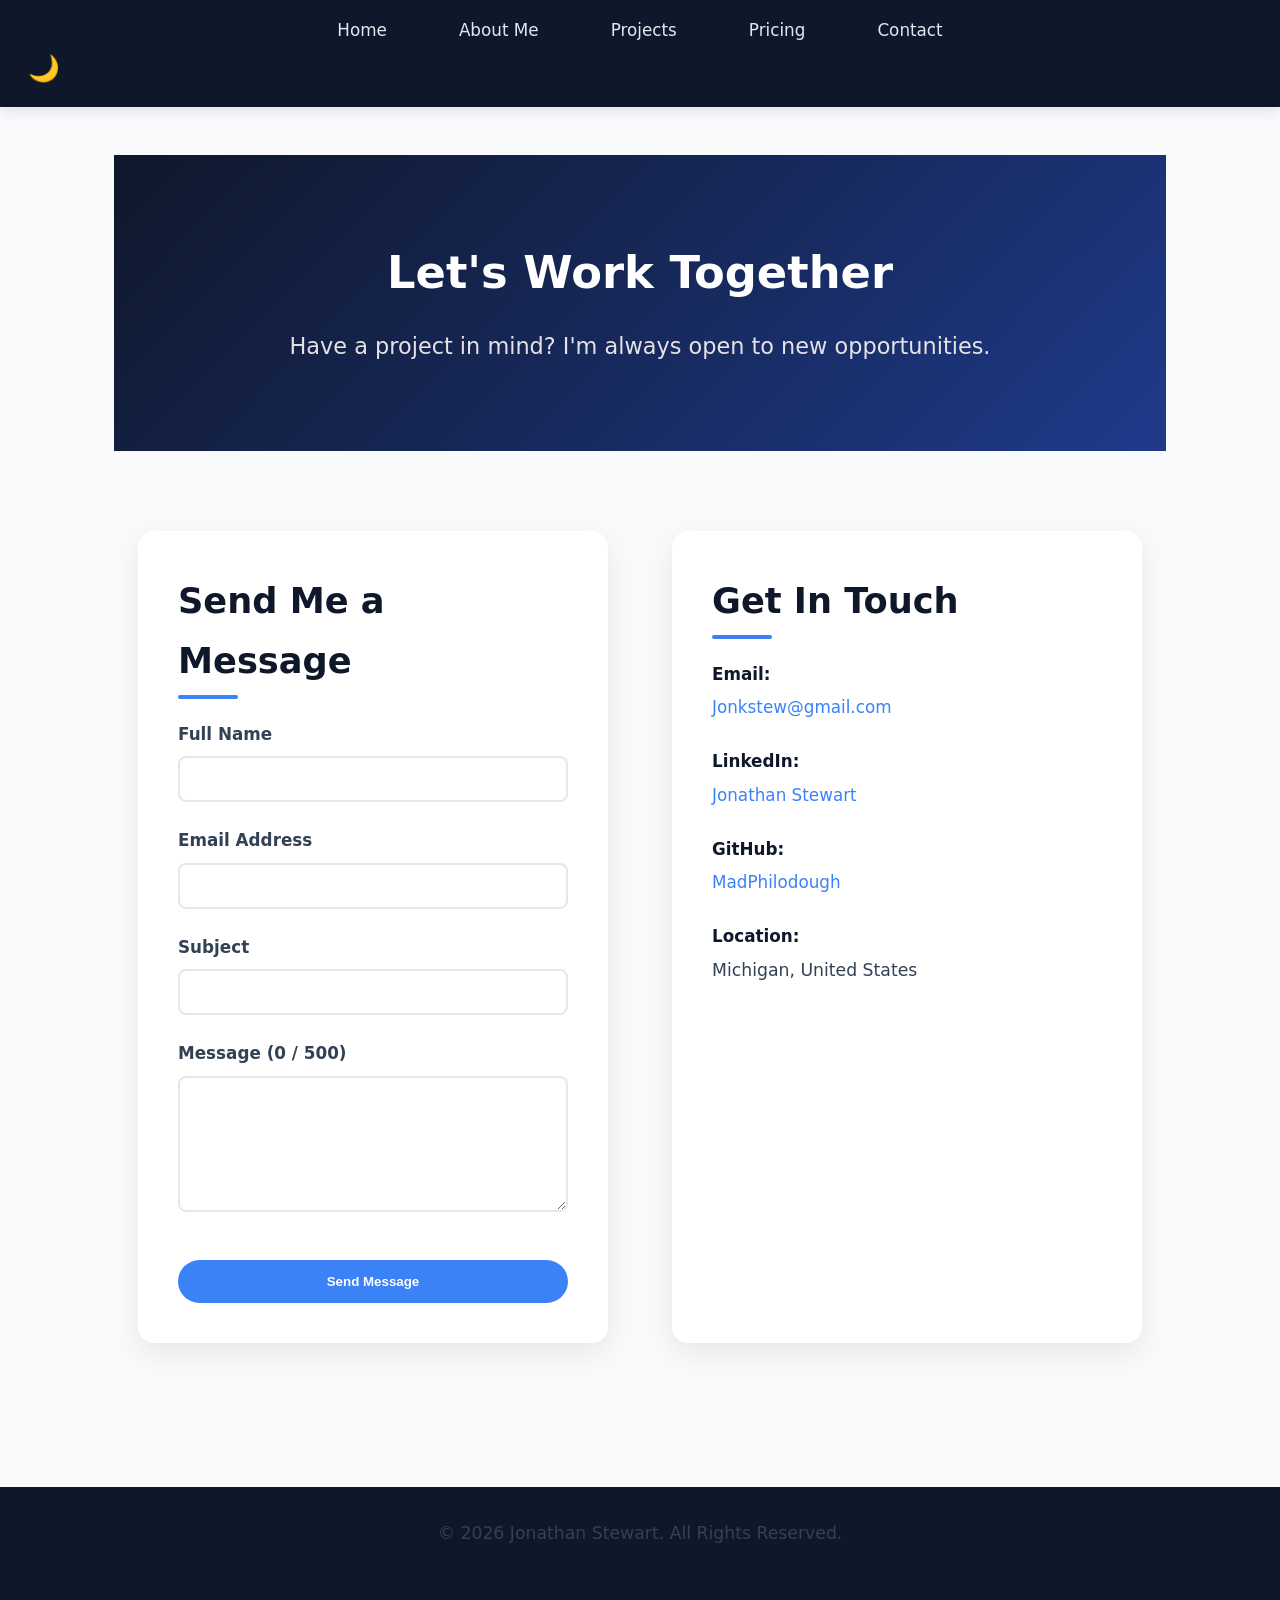
<file: contact.html>
<!DOCTYPE html>
<html lang="en">
<head>
    <meta charset="UTF-8">
    <meta name="viewport" content="width=device-width, initial-scale=1.0">
    <meta name="description" content="Get in touch with Jonathan Stewart - Junior Web Developer">
    <title>Contact | Jonathan Stewart</title>
    
    <link rel="stylesheet" href="Personal Page.css">
</head>
<body>
    <header>
        <nav class="navbar">
            <ul>
                <li><a href="Practice-index.html">Home</a></li>
                <li><a href="about.html">About Me</a></li>
                <li><a href="projects.html">Projects</a></li>
                <li><a href="pricing.html">Pricing</a></li>
                <li><a href="contact.html" class="active">Contact</a></li>
            </ul>
            
            <!-- Dark Mode Toggle -->
            <button id="themeToggle" class="theme-toggle" aria-label="Toggle Dark Mode">
                🌙
            </button>
        </nav>
    </header>

    <main>
        <section class="contact-hero">
            <h1>Let's Work Together</h1>
            <p class="subtitle">Have a project in mind? I'm always open to new opportunities.</p>
        </section>

        <div class="contact-container">
            <div class="contact-form">
                <h2>Send Me a Message</h2>
                <form id="contactForm" action="https://formspree.io/f/meenpany" method="POST">
                    <div class="form-group">
                        <label for="name">Full Name</label>
                        <input type="text" id="name" name="name" required>
                        <span class="error"></span>
                    </div>
                    
                    <div class="form-group">
                        <label for="email">Email Address</label>
                        <input type="email" id="email" name="email" required>
                        <span class="error"></span>
                    </div>
                    
                    <div class="form-group">
                        <label for="subject">Subject</label>
                        <input type="text" id="subject" name="subject" required>
                        <span class="error"></span>
                    </div>
                    
                    <div class="form-group">
                        <label for="message">Message 
                            <span id="charCount" class="char-count">(0 / 500)</span>
                        </label>
                        <textarea id="message" name="message" rows="6" maxlength="500" required></textarea>
                        <span class="error"></span>
                    </div>
                    
                    <button type="submit" class="btn btn-primary" id="submitBtn">Send Message</button>
                </form>
            </div>

            <div class="contact-info">
                <h2>Get In Touch</h2>
                <div class="info-item">
                    <strong>Email:</strong>
                    <a href="mailto:Jonkstew@gmail.com">Jonkstew@gmail.com</a>
                </div>
                <div class="info-item">
                    <strong>LinkedIn:</strong>
                    <a href="https://www.linkedin.com/in/jonathan-stewart-05153027b/" target="_blank" rel="noopener noreferrer">Jonathan Stewart</a>
                </div>
                <div class="info-item">
                    <strong>GitHub:</strong>
                    <a href="https://github.com/MadPhilodough" target="_blank" rel="noopener noreferrer">MadPhilodough</a>
                </div>
                <div class="info-item">
                    <strong>Location:</strong>
                    <p>Michigan, United States</p>
                </div>
            </div>
        </div>
    </main>

    <footer>
        <p>&copy; 2026 Jonathan Stewart. All Rights Reserved.</p>
    </footer>

    <script>
        // === DARK MODE LOGIC ===
        const themeToggle = document.getElementById('themeToggle');
        
        function setTheme(isDark) {
            if (isDark) {
                document.documentElement.classList.add('dark');
                themeToggle.textContent = '☀️';
                localStorage.setItem('theme', 'dark');
            } else {
                document.documentElement.classList.remove('dark');
                themeToggle.textContent = '🌙';
                localStorage.setItem('theme', 'light');
            }
        }

        // Load saved preference or respect system preference
        function initTheme() {
            const savedTheme = localStorage.getItem('theme');
            if (savedTheme) {
                setTheme(savedTheme === 'dark');
            } else if (window.matchMedia('(prefers-color-scheme: dark)').matches) {
                setTheme(true);
            }
        }

        themeToggle.addEventListener('click', () => {
            setTheme(!document.documentElement.classList.contains('dark'));
        });

        // Initialize theme on page load
        initTheme();

        // === FORM LOGIC (unchanged) ===
        const form = document.getElementById('contactForm');
        const messageInput = document.getElementById('message');
        const charCount = document.getElementById('charCount');
        const submitBtn = document.getElementById('submitBtn');

        messageInput.addEventListener('input', () => {
            charCount.textContent = `(${messageInput.value.length} / 500)`;
        });

        function showError(input, message) {
            const formGroup = input.parentElement;
            const errorSpan = formGroup.querySelector('.error');
            errorSpan.textContent = message;
            input.style.borderColor = '#ef4444';
        }

        function clearError(input) {
            const formGroup = input.parentElement;
            const errorSpan = formGroup.querySelector('.error');
            errorSpan.textContent = '';
            input.style.borderColor = '';
        }

        function isValidEmail(email) {
            return /^[^\s@]+@[^\s@]+\.[^\s@]+$/.test(email);
        }

        form.querySelectorAll('input, textarea').forEach(input => {
            input.addEventListener('blur', () => {
                if (input.value.trim() === '') {
                    showError(input, 'This field is required');
                } else if (input.id === 'email' && !isValidEmail(input.value)) {
                    showError(input, 'Please enter a valid email');
                } else if (input.id === 'message' && input.value.trim().length < 20) {
                    showError(input, 'Message must be at least 20 characters');
                } else {
                    clearError(input);
                }
            });
        });

        form.addEventListener('submit', function(e) {
            let isValid = true;
            form.querySelectorAll('input, textarea').forEach(input => {
                if (input.value.trim() === '') {
                    showError(input, 'This field is required');
                    isValid = false;
                } else if (input.id === 'email' && !isValidEmail(input.value)) {
                    showError(input, 'Please enter a valid email');
                    isValid = false;
                } else if (input.id === 'message' && input.value.trim().length < 20) {
                    showError(input, 'Message must be at least 20 characters');
                    isValid = false;
                }
            });

            if (isValid) {
                submitBtn.textContent = 'Sending...';
                submitBtn.disabled = true;
            }
        });
    </script>
</body>
</html>
</file>
<file: Personal Page.css>
/* ============== RESET & BASE ============== */
* {
    margin: 0;
    padding: 0;
    box-sizing: border-box;
}

body {
    font-family: 'Segoe UI', system-ui, -apple-system, sans-serif;
    background-color: #f8fafc;
    color: #1e2937;
    line-height: 1.7;
    font-size: 1.05rem;
}

/* ============== NAVBAR ============== */
.navbar {
    background-color: #0f172a;
    box-shadow: 0 4px 15px rgba(15, 23, 42, 0.1);
    position: sticky;
    top: 0;
    z-index: 1000;
    padding: 1rem 0;
}

.navbar ul {
    display: flex;
    justify-content: center;
    gap: 2.5rem;
    list-style: none;
    max-width: 1200px;
    margin: 0 auto;
    padding: 0 1rem;
}

.navbar a {
    color: #e2e8f0;
    text-decoration: none;
    font-weight: 500;
    padding: 0.6rem 1rem;
    border-radius: 8px;
    transition: all 0.3s ease;
}

.navbar a:hover {
    background-color: #1e2937;
    color: white;
    transform: translateY(-2px);
}

/* ============== HERO SECTION ============== */
.hero {
    background: linear-gradient(135deg, #0f172a 0%, #1e3a8a 100%);
    color: white;
    text-align: center;
    padding: 5rem 1rem 4rem;
    display: flex;
    flex-direction: column;
    align-items: center;
    gap: 1.5rem;
}

.profile-img {
    width: 180px;
    height: 180px;
    border-radius: 50%;
    object-fit: cover;
    border: 6px solid rgba(255, 255, 255, 0.2);
    box-shadow: 0 10px 30px rgba(0, 0, 0, 0.3);
    margin-bottom: 1rem;
}

.hero-text h1 {
    font-size: 2.8rem;
    margin-bottom: 0.5rem;
}

.subtitle {
    font-size: 1.4rem;
    opacity: 0.95;
    font-weight: 400;
    color: #f1ecec;
}

/* ============== MAIN CONTENT ============== */
main {
    max-width: 1100px;
    margin: 0 auto;
    padding: 3rem 1.5rem;
}

section {
    margin-bottom: 5rem;
}

h2 {
    font-size: 2.2rem;
    color: #0f172a;
    margin-bottom: 1.5rem;
    position: relative;
    display: inline-block;
}

h2:after {
    content: '';
    position: absolute;
    bottom: -8px;
    left: 0;
    width: 60px;
    height: 4px;
    background: #3b82f6;
    border-radius: 2px;
}

/* Paragraphs */
p {
    color: #334155;
    margin-bottom: 1.4rem;
    font-size: 1.08rem;
}

/* Projects */
.project-list {
    list-style: none;
}

.project-list li {
    margin: 1rem 0;
}

.project-list a {
    color: #1e40af;
    font-weight: 500;
    text-decoration: none;
    transition: all 0.3s ease;
}

.project-list a:hover {
    color: #3b82f6;
    padding-left: 8px;
}

/* ============== SOCIAL BUTTONS ============== */
.social-buttons {
    display: flex;
    flex-wrap: wrap;
    gap: 1.2rem;
    margin-top: 2rem;
}

.social-btn {
    display: inline-flex;
    align-items: center;
    gap: 12px;
    padding: 16px 32px;
    border-radius: 9999px;
    font-weight: 600;
    font-size: 1.05rem;
    text-decoration: none;
    transition: all 0.4s ease;
    box-shadow: 0 6px 20px rgba(0, 0, 0, 0.1);
}

.social-btn svg {
    width: 28px;
    height: 28px;
}

/* LinkedIn */
.linkedin-btn {
    background-color: #0A66C2;
    color: white;
}

.linkedin-btn:hover {
    background-color: #09539e;
    transform: translateY(-5px);
    box-shadow: 0 12px 25px rgba(10, 102, 194, 0.35);
}

/* GitHub */
.github-btn {
    background-color: #181717;
    color: white;
}

.github-btn:hover {
    background-color: #0a0a0a;
    transform: translateY(-5px);
    box-shadow: 0 12px 25px rgba(0, 0, 0, 0.4);
}

/* ============== FOOTER ============== */
footer {
    background-color: #0f172a;
    color: #ebeef1;
    text-align: center;
    padding: 2rem 1rem;
    margin-top: 3rem;
}

/* ============== RESPONSIVE ============== */
@media (max-width: 768px) {
    .navbar ul {
        flex-direction: column;
        gap: 0.5rem;
    }
    
    .hero {
        padding: 4rem 1rem 3rem;
    }
    
    .profile-img {
        width: 150px;
        height: 150px;
    }
    
    h1 {
        font-size: 2.3rem;
    }
}
/* ============== PRICING PAGE ============== */
.pricing-hero {
    background: linear-gradient(135deg, #0f172a 0%, #1e3a8a 100%);
    color: white;
    text-align: center;
    padding: 4.5rem 1rem 3rem;
}

.pricing-hero h1 {
    font-size: 2.8rem;
    margin-bottom: 0.8rem;
}

.pricing-image-container {
    text-align: center;
    margin: 2rem auto;
    max-width: 1000px;
}

.pricing-image {
    max-width: 100%;
    height: auto;
    border-radius: 12px;
    box-shadow: 0 10px 30px rgba(0, 0, 0, 0.15);
}

/* Pricing Cards */
.pricing-container {
    display: grid;
    grid-template-columns: repeat(auto-fit, minmax(320px, 1fr));
    gap: 2rem;
    max-width: 1200px;
    margin: 3rem auto;
}

.pricing-card {
    background: white;
    border-radius: 16px;
    padding: 2.5rem 2rem;
    box-shadow: 0 8px 25px rgba(0, 0, 0, 0.08);
    text-align: center;
    transition: all 0.4s ease;
    position: relative;
    border: 2px solid transparent;
}

.pricing-card:hover {
    transform: translateY(-10px);
    box-shadow: 0 20px 40px rgba(0, 0, 0, 0.12);
}

.pricing-card.popular {
    border-color: #3b82f6;
    transform: scale(1.05);
    z-index: 2;
}

.popular-badge {
    position: absolute;
    top: -14px;
    left: 50%;
    transform: translateX(-50%);
    background: #3b82f6;
    color: white;
    font-size: 0.9rem;
    font-weight: 600;
    padding: 6px 20px;
    border-radius: 9999px;
    white-space: nowrap;
}

.pricing-card h3 {
    font-size: 1.6rem;
    margin-bottom: 1.5rem;
    color: #0f172a;
}

.price {
    font-size: 2.8rem;
    font-weight: 700;
    color: #0f172a;
    margin-bottom: 2rem;
}

.price .period {
    font-size: 1rem;
    font-weight: 500;
    color: #64748b;
    display: block;
    margin-top: 0.5rem;
}

.features {
    list-style: none;
    text-align: left;
    margin-bottom: 2.5rem;
}

.features li {
    padding: 8px 0;
    color: #334155;
    border-bottom: 1px solid #f1f5f9;
}

.features li:last-child {
    border-bottom: none;
}

.btn {
    display: inline-block;
    padding: 14px 32px;
    background-color: #e2e8f0;
    color: #1e2937;
    text-decoration: none;
    font-weight: 600;
    border-radius: 9999px;
    transition: all 0.3s ease;
    margin-top: 10px;
}

.btn:hover {
    background-color: #cbd5e1;
    transform: translateY(-2px);
}

.btn-primary {
    background-color: #3b82f6;
    color: white;
}

.btn-primary:hover {
    background-color: #2563eb;
}

/* Responsive */
@media (max-width: 768px) {
    .pricing-card.popular {
        transform: scale(1.02);
    }
}
/* ============== CONTACT PAGE ============== */
.contact-hero {
    background: linear-gradient(135deg, #0f172a 0%, #1e3a8a 100%);
    color: white;
    text-align: center;
    padding: 5rem 1rem 4rem;
}

.contact-hero h1 {
    font-size: 2.8rem;
    margin-bottom: 1rem;
}

.contact-container {
    max-width: 1100px;
    margin: 3rem auto;
    padding: 0 1.5rem;
    display: grid;
    grid-template-columns: 1fr 1fr;
    gap: 4rem;
}

.contact-form {
    background: white;
    padding: 2.5rem;
    border-radius: 16px;
    box-shadow: 0 10px 30px rgba(0, 0, 0, 0.08);
}

.contact-form h2 {
    margin-bottom: 1.8rem;
    color: #0f172a;
}

.form-group {
    margin-bottom: 1.5rem;
}

.form-group label {
    display: block;
    margin-bottom: 0.5rem;
    font-weight: 600;
    color: #334155;
}

.form-group input,
.form-group textarea {
    width: 100%;
    padding: 12px 16px;
    border: 2px solid #e2e8f0;
    border-radius: 8px;
    font-size: 1rem;
    transition: border 0.3s ease;
}

.form-group input:focus,
.form-group textarea:focus {
    outline: none;
    border-color: #3b82f6;
}

.btn {
    padding: 14px 32px;
    border: none;
    border-radius: 9999px;
    font-weight: 600;
    cursor: pointer;
    transition: all 0.3s ease;
}

.btn-primary {
    background-color: #3b82f6;
    color: white;
    width: 100%;
    margin-top: 1rem;
}

.btn-primary:hover {
    background-color: #2563eb;
    transform: translateY(-2px);
}

/* Contact Info */
.contact-info {
    background: white;
    padding: 2.5rem;
    border-radius: 16px;
    box-shadow: 0 10px 30px rgba(0, 0, 0, 0.08);
}

.contact-info h2 {
    margin-bottom: 1.8rem;
    color: #0f172a;
}

.info-item {
    margin-bottom: 1.6rem;
}

.info-item strong {
    display: block;
    color: #0f172a;
    margin-bottom: 0.3rem;
}

.info-item a {
    color: #3b82f6;
    text-decoration: none;
}

.info-item a:hover {
    text-decoration: underline;
}

/* Responsive */
@media (max-width: 768px) {
    .contact-container {
        grid-template-columns: 1fr;
        gap: 2rem;
    }
    
    .contact-hero {
        padding: 4rem 1rem 3rem;
    }
}
/* ============== DARK MODE ============== */
@media (prefers-color-scheme: dark) {
    :root:not(.light) {
        --bg-color: #0f172a;
        --text-color: #e2e8f0;
    }
}

.dark {
    --bg-color: #0f172a;
    --text-color: #e2e8f0;
}

.dark body {
    background-color: #0f172a;
    color: #e2e8f0;
}

.dark .contact-form,
.dark .contact-info,
.dark .pricing-card {
    background-color: #1e2937;
    color: #e2e8f0;
}

.dark input,
.dark textarea {
    background-color: #334155;
    color: #e2e8f0;
    border-color: #475569;
}

.dark .navbar {
    background-color: #020617;
}

/* Theme Toggle Button */
.theme-toggle {
    background: none;
    border: none;
    font-size: 1.5rem;
    cursor: pointer;
    padding: 8px 12px;
    border-radius: 50%;
    transition: all 0.3s ease;
    margin-left: 1rem;
}

.theme-toggle:hover {
    background-color: rgba(255,255,255,0.1);
    transform: rotate(30deg);
}
/* ============== ABOUT PAGE ============== */
.about-hero {
    background: linear-gradient(135deg, #0f172a 0%, #1e3a8a 100%);
    color: white;
    text-align: center;
    padding: 5rem 1rem 4rem;
}

.about-hero h1 {
    font-size: 2.8rem;
    margin-bottom: 0.8rem;
}

.about-container {
    max-width: 1100px;
    margin: 3rem auto;
    padding: 0 1.5rem;
}

.about-content {
    display: grid;
    grid-template-columns: 1fr 2fr;
    gap: 3rem;
    align-items: center;
    margin-bottom: 4rem;
}

.about-img {
    width: 100%;
    max-width: 380px;
    border-radius: 16px;
    box-shadow: 0 15px 35px rgba(0, 0, 0, 0.15);
}

.about-text p {
    font-size: 1.08rem;
    margin-bottom: 1.4rem;
    color: #334155;
}

/* Skills */
.skills-section h2 {
    text-align: center;
    margin-bottom: 2rem;
}

.skills-grid {
    display: grid;
    grid-template-columns: repeat(auto-fit, minmax(140px, 1fr));
    gap: 1rem;
}

.skill-item {
    background: white;
    padding: 1.2rem;
    border-radius: 12px;
    text-align: center;
    font-weight: 600;
    box-shadow: 0 4px 15px rgba(0, 0, 0, 0.06);
    transition: all 0.3s ease;
}

.skill-item:hover {
    transform: translateY(-5px);
    box-shadow: 0 10px 25px rgba(59, 130, 246, 0.2);
}

/* Dark Mode Support */
.dark .about-text p,
.dark .skills-section h2 {
    color: #e2e8f0;
}

.dark .skill-item {
    background-color: #1e2937;
    color: #e2e8f0;
}

/* Responsive */
@media (max-width: 768px) {
    .about-content {
        grid-template-columns: 1fr;
        text-align: center;
    }
    
    .about-img {
        max-width: 280px;
        margin: 0 auto;
    }
}
/* ============== PROJECTS PAGE ============== */
.projects-hero {
    background: linear-gradient(135deg, #0f172a 0%, #1e3a8a 100%);
    color: white;
    text-align: center;
    padding: 5rem 1rem 4rem;
}

.projects-hero h1 {
    font-size: 2.8rem;
    margin-bottom: 0.8rem;
}

.projects-container {
    max-width: 1200px;
    margin: 3rem auto;
    padding: 0 1.5rem;
    display: grid;
    grid-template-columns: repeat(auto-fit, minmax(340px, 1fr));
    gap: 2rem;
}

.project-card {
    background: white;
    border-radius: 16px;
    overflow: hidden;
    box-shadow: 0 8px 25px rgba(0, 0, 0, 0.08);
    transition: all 0.4s ease;
}

.project-card:hover {
    transform: translateY(-10px);
    box-shadow: 0 20px 40px rgba(0, 0, 0, 0.12);
}

.project-img img {
    width: 100%;
    height: 220px;
    object-fit: cover;
}

.project-info {
    padding: 1.8rem;
}

.project-info h3 {
    margin-bottom: 0.8rem;
    color: #0f172a;
}

.project-info p {
    color: #475569;
    margin-bottom: 1.2rem;
    line-height: 1.6;
}

.tech-stack {
    display: flex;
    flex-wrap: wrap;
    gap: 0.5rem;
    margin-bottom: 1.5rem;
}

.tech-stack span {
    background: #f1f5f9;
    padding: 4px 12px;
    border-radius: 9999px;
    font-size: 0.85rem;
    color: #334155;
}

.project-links {
    display: flex;
    gap: 1rem;
}

.btn-small {
    flex: 1;
    text-align: center;
    padding: 10px 16px;
    font-size: 0.95rem;
}

.github {
    background-color: #181717;
    color: white;
}

.github:hover {
    background-color: #0a0a0a;
}

/* Dark Mode */
.dark .project-card {
    background-color: #1e2937;
}

.dark .project-info h3,
.dark .project-info p {
    color: #e2e8f0;
}

.dark .tech-stack span {
    background: #334155;
    color: #cbd5e1;
}

/* Responsive */
@media (max-width: 768px) {
    .projects-container {
        grid-template-columns: 1fr;
    }
}
/* ============== DARK MODE ============== */
.dark {
    --bg-color: #0f172a;
    --text-color: #e2e8f0;
    --card-bg: #1e2937;
    --accent: #3b82f6;
}

.dark body {
    background-color: #0f172a;
    color: #e2e8f0;
}

.dark .hero {
    background: linear-gradient(135deg, #020617 0%, #1e3a8a 100%);
}

.dark .about,
.dark .projects,
.dark .contact {
    color: #e2e8f0;
}

.dark h2,
.dark h1,
.dark .hero-text h1 {
    color: #f1f5f9;
}

.dark p,
.dark .section-intro,
.dark .project-list a {
    color: #cbd5e1;
}

.dark .pricing-card,
.dark .contact-form,
.dark .contact-info,
.dark .project-card {
    background-color: #1e2937;
}

.dark input,
.dark textarea {
    background-color: #334155;
    color: #e2e8f0;
    border-color: #475569;
}

.dark .social-btn {
    box-shadow: 0 6px 20px rgba(0, 0, 0, 0.3);
}

/* Navbar */
.dark .navbar {
    background-color: #020617;
}

/* Theme Toggle */
.theme-toggle {
    background: none;
    border: none;
    font-size: 1.6rem;
    cursor: pointer;
    padding: 8px 12px;
    border-radius: 50%;
    transition: all 0.3s ease;
}

.theme-toggle:hover {
    background-color: rgba(255,255,255,0.1);
}
</file>
